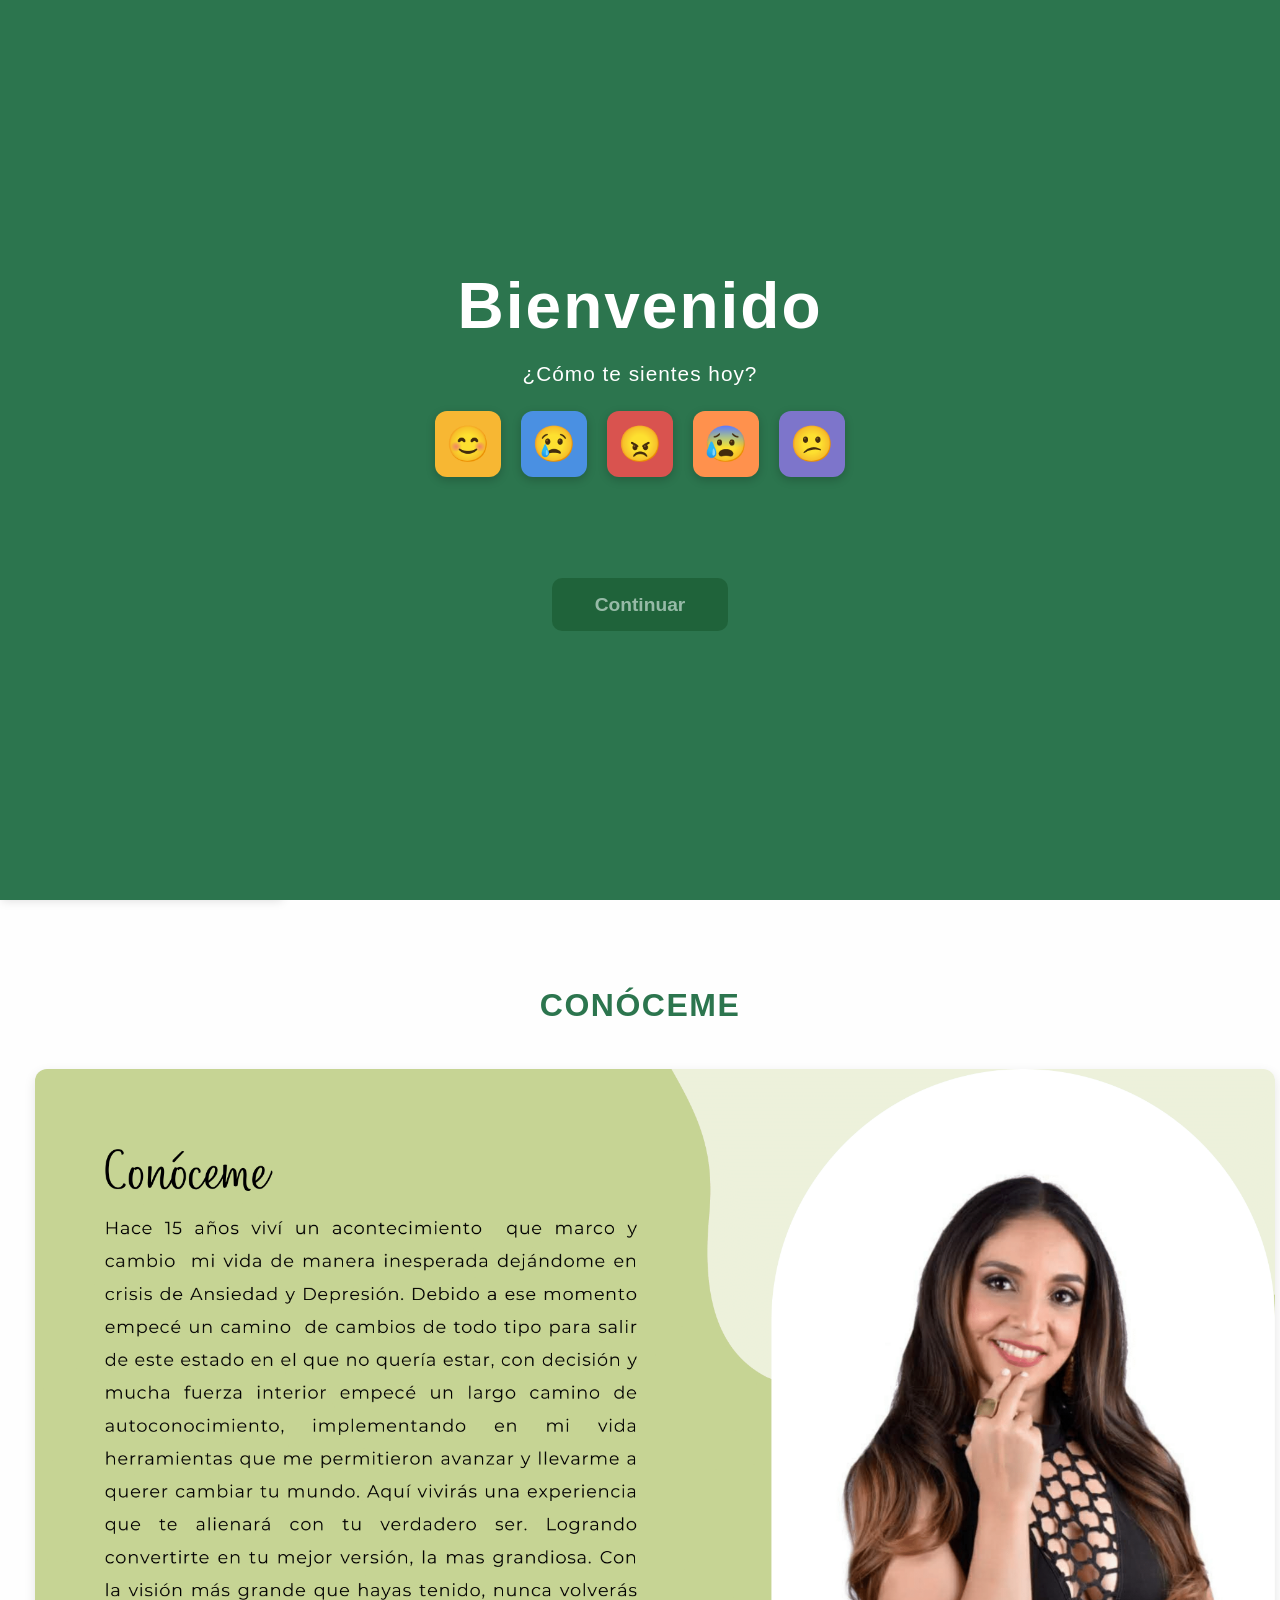
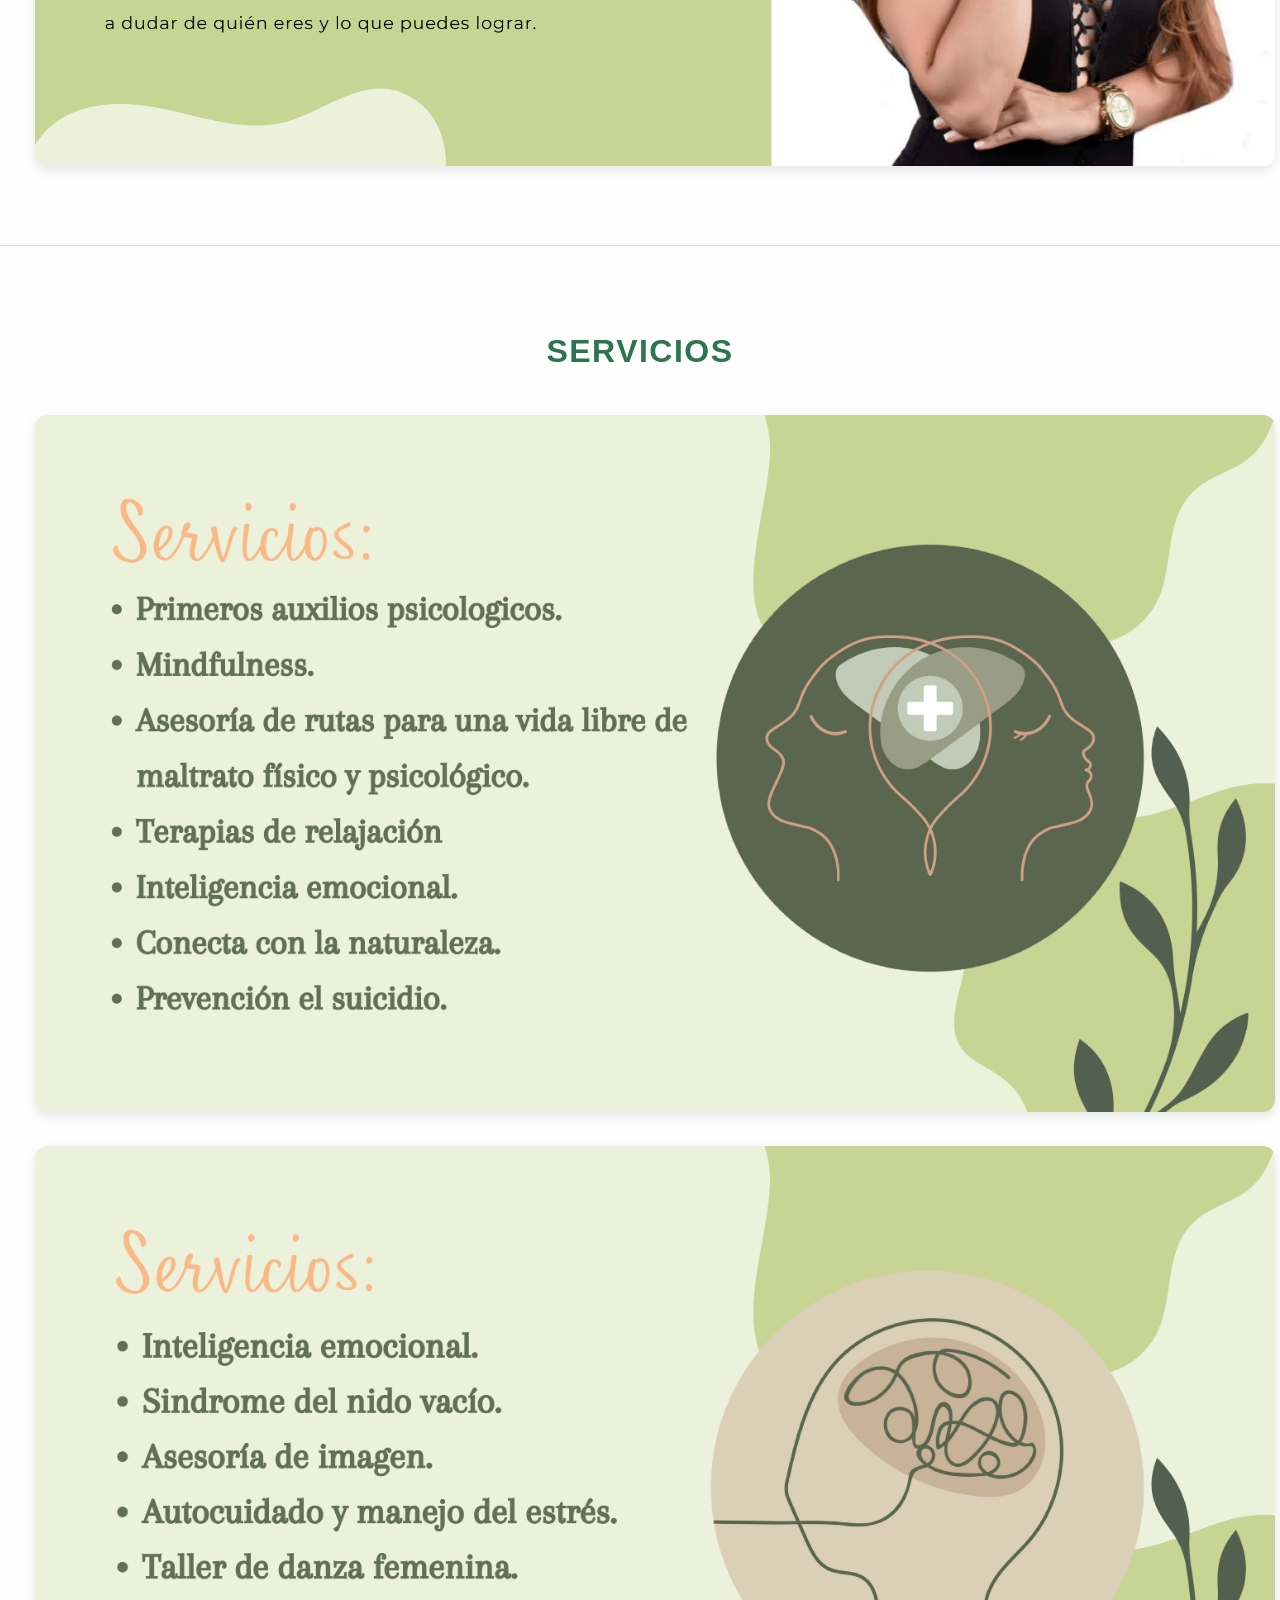
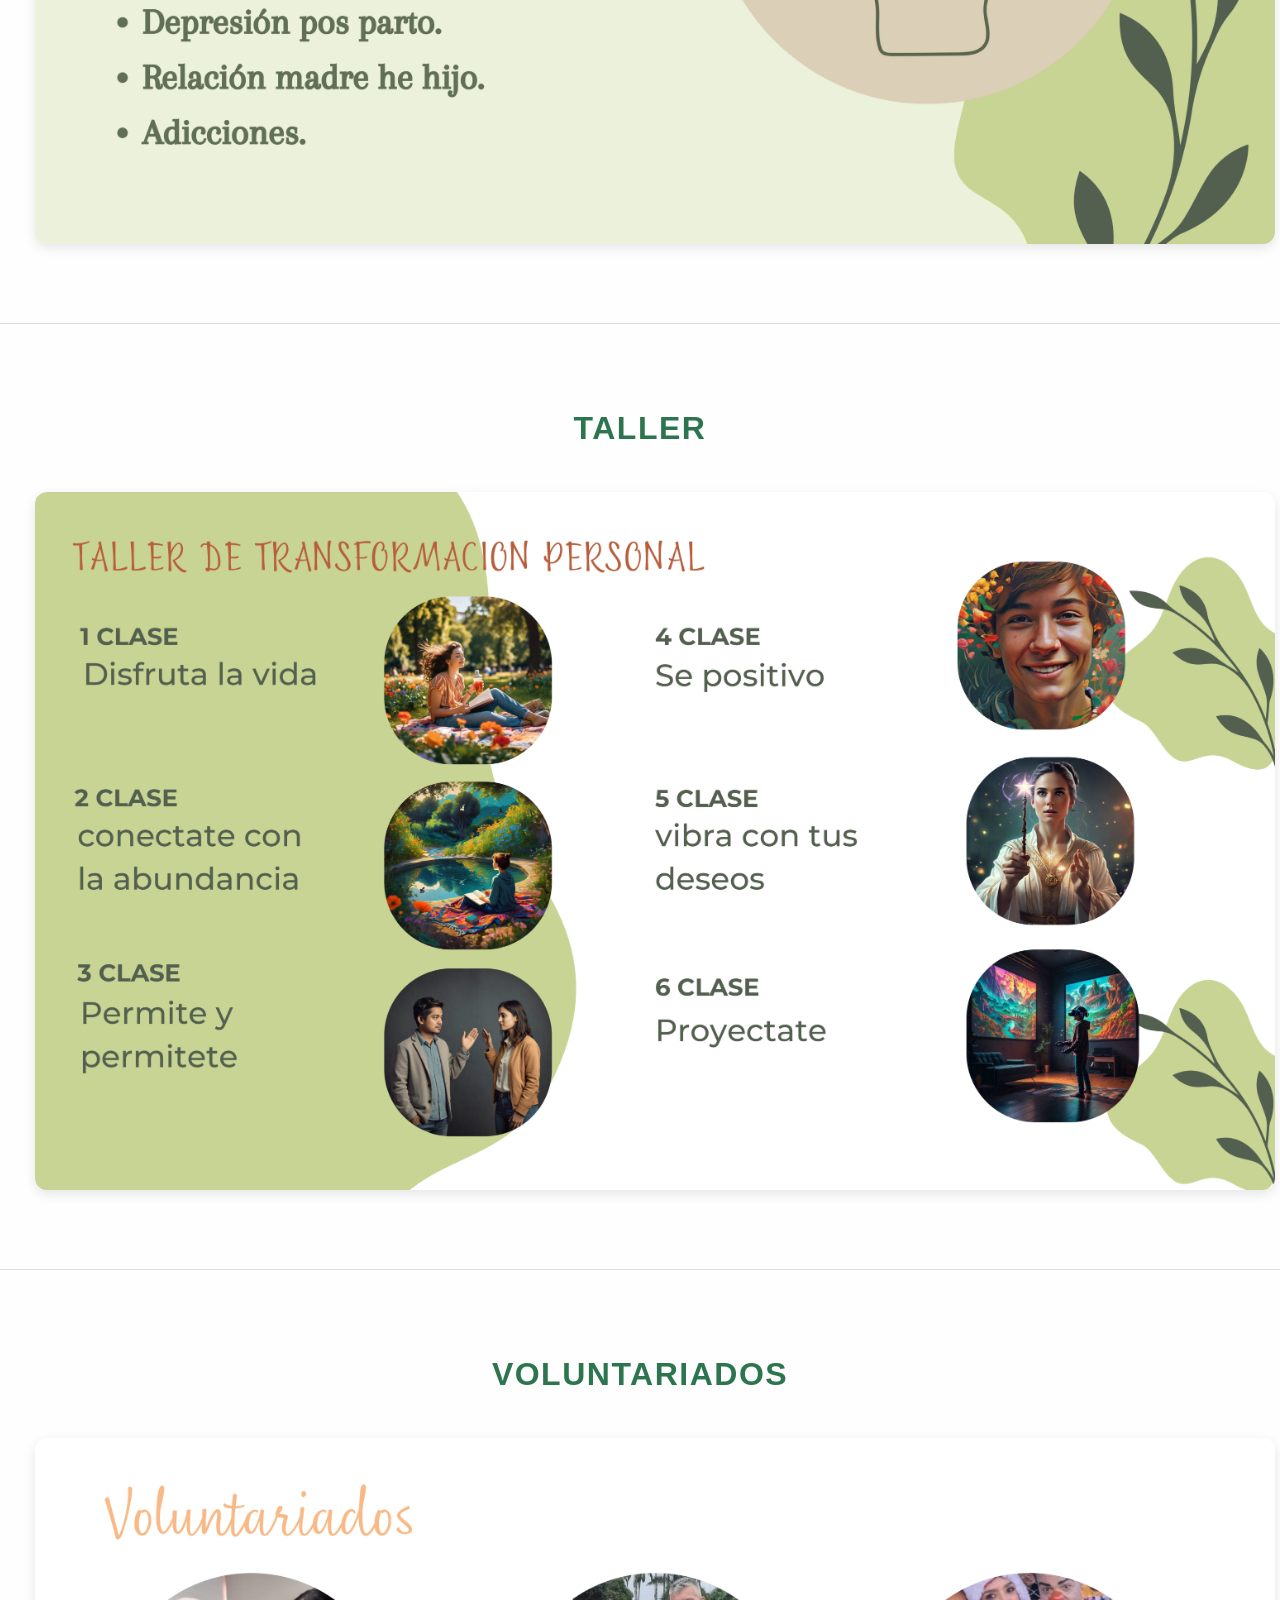
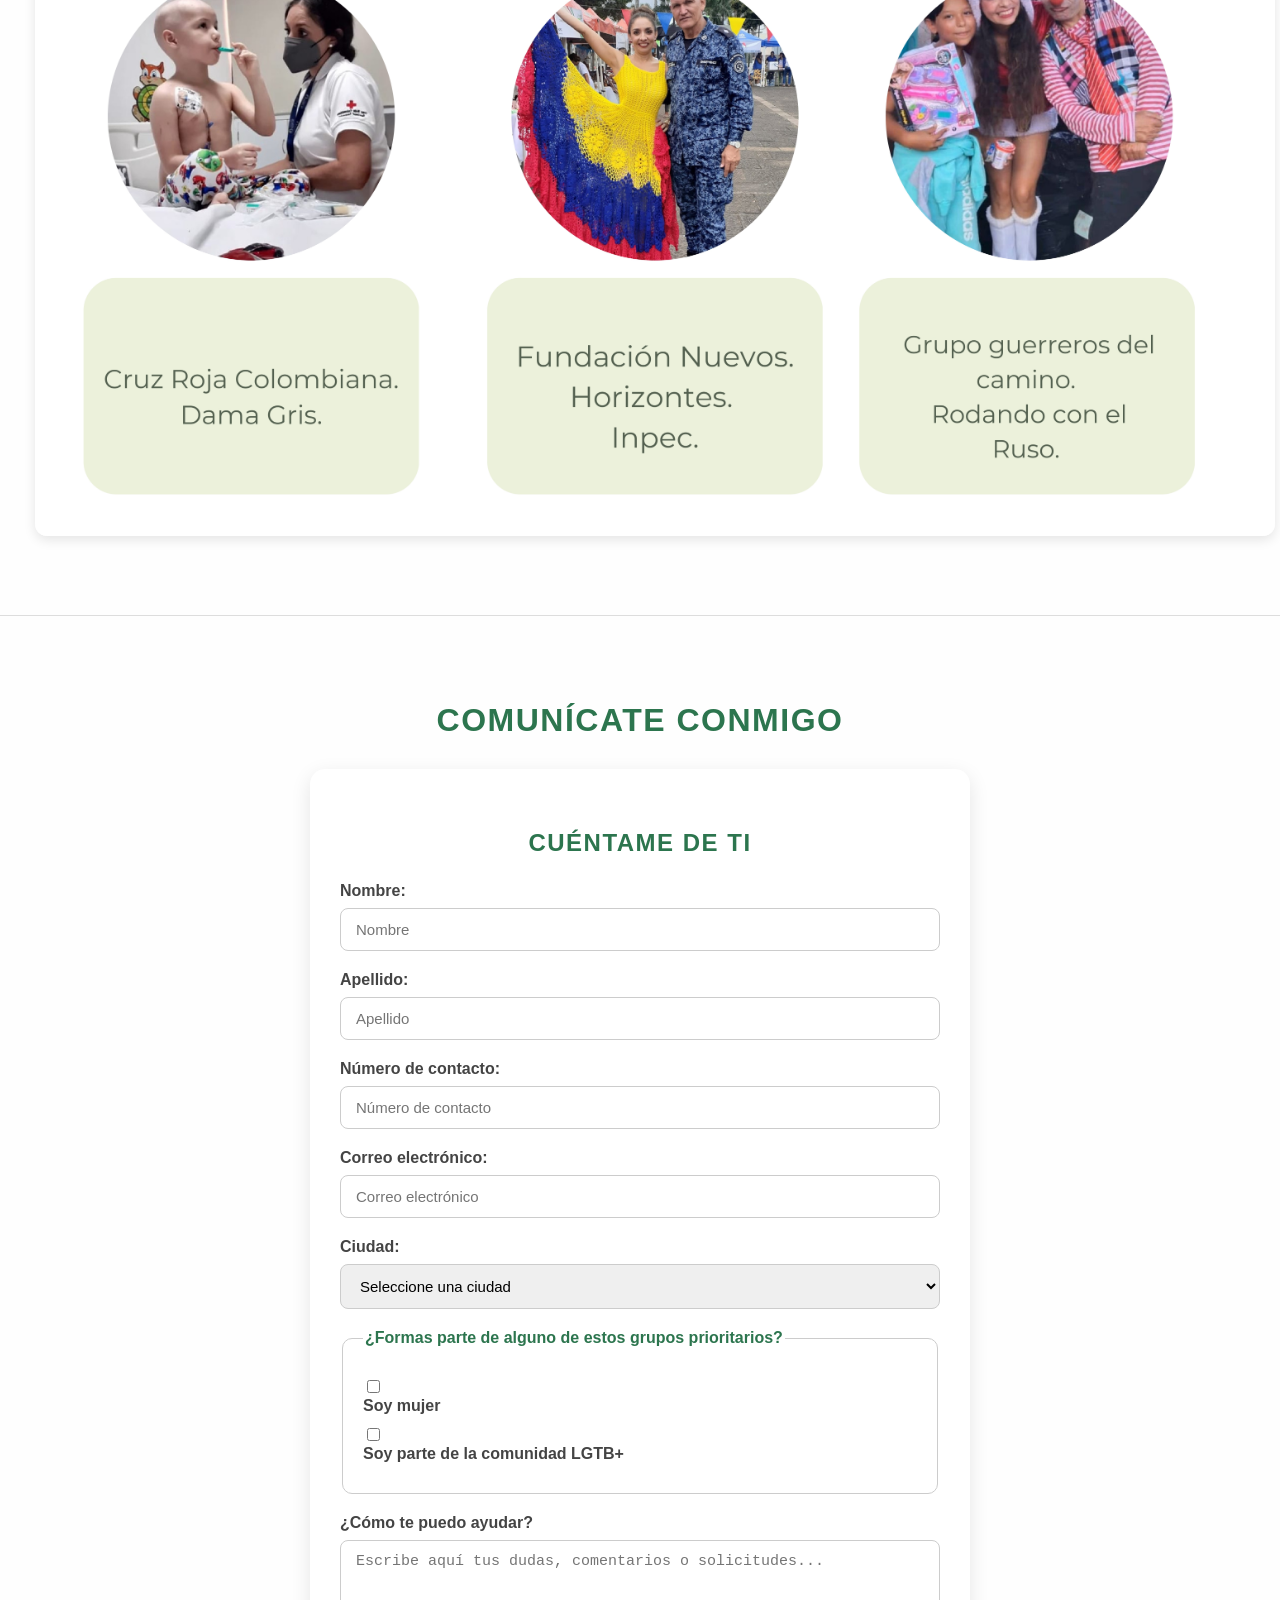
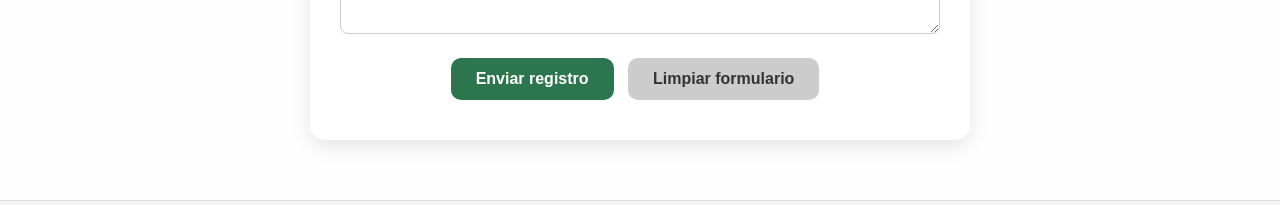
<file: index.html>
<!DOCTYPE html>
<html lang="es">
<head>
  <meta charset="UTF-8" />
  <meta name="viewport" content="width=device-width, initial-scale=1" />
  <title>Centro de Salud Mental</title>
  <link rel="icon" type="image/png" href="Recursos/icon mind.png" />
  <link rel="stylesheet" href="stylo.css" />
  <style>
    /* --- Estilos para pantalla bienvenida --- */
    #welcome-screen {
      background-color: #2c754e;
      color: white;
      height: 100vh;
      width: 100vw;
      position: fixed;
      top: 0; left: 0;
      display: flex;
      flex-direction: column;
      align-items: center;
      justify-content: center;
      z-index: 1000;
      font-family: 'Segoe UI', Tahoma, Geneva, Verdana, sans-serif;
      padding: 20px;
      box-sizing: border-box;
      text-align: center;
    }
    #welcome-screen h1 {
      font-size: 4rem;
      margin: 0 0 0.3em;
      font-weight: 700;
      letter-spacing: 2px;
    }
    #welcome-screen p {
      margin: 0 0 1.2em;
      font-size: 1.3rem;
      font-weight: 500;
      letter-spacing: 1px;
    }
    .emotion-bar {
      display: flex;
      gap: 20px;
      margin-bottom: 1.5em;
      justify-content: center;
      flex-wrap: wrap;
    }
    .color-box {
      cursor: pointer;
      width: 60px;
      height: 60px;
      border-radius: 12px;
      display: flex;
      align-items: center;
      justify-content: center;
      font-size: 2.2rem;
      box-shadow: 0 3px 10px rgba(0,0,0,0.2);
      transition: transform 0.3s ease, box-shadow 0.3s ease;
      border: 3px solid transparent;
      user-select: none;
    }
    .color-box:hover {
      transform: scale(1.1);
      box-shadow: 0 5px 20px rgba(0,0,0,0.4);
    }
    .color-box.selected {
      border-color: #f5f5f5;
      box-shadow: 0 0 15px 3px #fff;
      transform: scale(1.15);
    }
    #message {
      min-height: 2.5em;
      font-size: 1.3rem;
      font-style: italic;
      margin-bottom: 2em;
      max-width: 350px;
      line-height: 1.3;
      user-select: none;
    }
    #continue-btn {
      padding: 0.8em 2.2em;
      font-size: 1.2rem;
      border: none;
      border-radius: 10px;
      background-color: #1f4d35;
      color: white;
      cursor: pointer;
      transition: background-color 0.3s ease, opacity 0.3s ease;
      user-select: none;
      font-weight: 600;
      box-shadow: 0 4px 12px rgba(0,0,0,0.3);
    }
    #continue-btn:disabled {
      opacity: 0.5;
      cursor: default;
      background-color: #145227;
      box-shadow: none;
    }
  </style>
</head>
<body>

  <!-- Pantalla de bienvenida -->
  <div id="welcome-screen">
    <h1>Bienvenido</h1>
    <p>¿Cómo te sientes hoy?</p>

    <div class="emotion-bar">
      <div class="color-box" data-emotion="alegre" title="Alegre" style="background-color: #f7b733;">😊</div>
      <div class="color-box" data-emotion="triste" title="Triste" style="background-color: #4a90e2;">😢</div>
      <div class="color-box" data-emotion="molesto" title="Molesto" style="background-color: #d9534f;">😠</div>
      <div class="color-box" data-emotion="ansioso" title="Ansioso" style="background-color: #ff914d;">😰</div>
      <div class="color-box" data-emotion="perdido" title="Perdido" style="background-color: #7d75cb;">😕</div>
    </div>

    <p id="message"></p>

    <button id="continue-btn" disabled>Continuar</button>
  </div>

  <!-- Sidebar y contenido original -->
  <div class="sidebar">
    <h1 class="panel-title">CENTRO DE SALUD MENTAL</h1>

    <div class="butterfly">
      <img src="Recursos/left-wing.png" class="wing left" />
      <img src="Recursos/body.png" class="body" />
      <img src="Recursos/right-wing.png" class="wing right" />
    </div>

    <div class="fly-message" id="flyMessage"><i>¡Comienza tu viaje ahora!</i></div>

    <h1 class="name">Luz Tarazona</h1>
    <p class="subtitle">COACH DE VIDA</p>

    <img src="Recursos/foto de perfil.jpg" class="sidebar-image" />

    <nav class="nav-links">
      <a href="#conoceme">Conóceme</a>
      <a href="#servicios">Servicios</a>
      <a href="#taller">Taller</a>
      <a href="#voluntariados">Voluntariados</a>
      <a href="#contacto">Comunícate conmigo</a>
    </nav>
  </div>

<!-- Sección: Conóceme -->
<section id="conoceme">
  <h2>Conóceme</h2>
  <img src="Recursos/Material/Conoceme.png">
</section>

<!-- Sección: Servicios -->
<section id="servicios">
  <h2>Servicios</h2>
  <img src="Recursos/Material/Servicios 1.jpg">
  <img src="Recursos/Material/Servicios 2.jpg">
</section>

<!-- Sección: Taller -->
<section id="taller">
  <h2>Taller</h2>
  <img src="Recursos/Material/Talleres.jpg" alt="Taller">
</section>

<!-- Sección: Voluntariados -->
<section id="voluntariados">
  <h2>Voluntariados</h2>
  <img src="Recursos/Material/Voluntariado.jpg" alt="Voluntariado">
</section>

<!-- Sección: Comunícate conmigo -->
<section id="contacto">
  <h2>Comunícate conmigo</h2>
      <div class="container">
        <form action="#" method="post" class="formulario">
            <h2><b>Cuéntame de ti</b></h2>

            <label for="nombre">Nombre:</label>
            <input type="text" id="nombre" name="nombre" required placeholder="Nombre">

            <label for="apellido">Apellido:</label>
            <input type="text" id="apellido" name="apellido" required placeholder="Apellido">

            <label for="contacto">Número de contacto:</label>
            <input type="tel" id="contacto" name="contacto" required placeholder="Número de contacto" pattern="[0-9]{10}">

            <label for="correo">Correo electrónico:</label>
            <input type="email" id="correo" name="correo" required placeholder="Correo electrónico">

            <label for="ciudad">Ciudad:</label>
            <select id="ciudad" name="ciudad" onchange="mostrarOtraCiudad(this)" required>
                <option value="">Seleccione una ciudad</option>
                <option value="Bogotá">Bogotá</option>
                <option value="Medellín">Medellín</option>
                <option value="Cali">Cali</option>
                <option value="Barranquilla">Barranquilla</option>
                <option value="Cartagena">Cartagena</option>
                <option value="Bucaramanga">Bucaramanga</option>
                <option value="Cúcuta">Cúcuta</option>
                <option value="Pereira">Pereira</option>
                <option value="Manizales">Manizales</option>
                <option value="Santa Marta">Santa Marta</option>
                <option value="Otro">Otro</option>
            </select>

            <div id="otraCiudadBox">
                <label for="otraCiudad">Escriba su ciudad:</label>
                <input type="text" id="otraCiudad" name="otraCiudad" placeholder="Ciudad">
            </div>

            <!-- GRUPOS PRIORITARIOS -->
            <fieldset class="grupo-prioritario">
                <legend>¿Formas parte de alguno de estos grupos prioritarios?</legend>

                <div>
                    <input type="checkbox" id="mujer" name="grupo[]" value="Soy mujer">
                    <label for="mujer">Soy mujer</label>
                </div>

                <div>
                    <input type="checkbox" id="lgtb" name="grupo[]" value="Soy parte de la comunidad LGTB+">
                    <label for="lgtb">Soy parte de la comunidad LGTB+</label>
                </div>
            </fieldset>

            <label for="comentarios">¿Cómo te puedo ayudar?</label>
            <textarea id="comentarios" name="comentarios" rows="4" placeholder="Escribe aquí tus dudas, comentarios o solicitudes..."></textarea>

            <input type="submit" value="Enviar registro">
            <input type="reset" value="Limpiar formulario" class="btn-reset">
        </form>
    </div>
</section>

<script>
  // Código mariposa y mensaje volador
  const butterfly = document.querySelector('.butterfly');
  const flyMessage = document.getElementById('flyMessage');

  butterfly.addEventListener('click', () => {
    if (butterfly.classList.contains('flying')) return;

    const isHidden = window.getComputedStyle(butterfly).opacity === '0';

    if (isHidden) {
      butterfly.style.opacity = '1';
      flyMessage.classList.remove('visible');
    }

    butterfly.classList.add('flying');

    setTimeout(() => {
      flyMessage.classList.add('visible');
    }, 1200);

    setTimeout(() => {
      butterfly.style.opacity = '0';
      butterfly.classList.remove('flying');
    }, 2000);
  });

  flyMessage.addEventListener('click', () => {
    flyMessage.classList.remove('visible');
    butterfly.style.opacity = '1';
    butterfly.classList.remove('flying');
  });


function mostrarOtraCiudad(selectElement) {
  const otraCiudadBox = document.getElementById("otraCiudadBox");

  if (selectElement.value === "Otro") {
    otraCiudadBox.style.display = "block";
    document.getElementById("otraCiudad").setAttribute("required", "required");
  } else {
    otraCiudadBox.style.display = "none";
    document.getElementById("otraCiudad").removeAttribute("required");
  }
}

  // Código barra emociones con botón continuar
  document.addEventListener('DOMContentLoaded', () => {
    const items = document.querySelectorAll('.color-box');
    const message = document.getElementById('message');
    const continueBtn = document.getElementById('continue-btn');

    const emotions = {
      alegre: "¡Qué bueno verte alegre! Sigue así.",
      triste: "Está bien estar triste, aquí estoy para ti.",
      molesto: "Respira profundo, calma tu mente.",
      ansioso: "Toma un momento para relajarte y ordenar tus ideas.",
      perdido: "No estás solo, encontraremos el camino juntos."
    };

    let selectedEmotion = null;

    continueBtn.disabled = true;

    items.forEach(item => {
      item.addEventListener('click', () => {
        items.forEach(i => i.classList.remove('selected'));
        item.classList.add('selected');

        selectedEmotion = item.getAttribute('data-emotion');
        message.textContent = emotions[selectedEmotion];

        continueBtn.disabled = false;
      });
    });

    continueBtn.addEventListener('click', () => {
      if (!selectedEmotion) return;

      // Ocultar la pantalla de bienvenida sin alerta
      document.getElementById('welcome-screen').style.display = 'none';
    });
  });

   // Scroll suave para los enlaces del nav
  document.querySelectorAll('.nav-links a').forEach(link => {
    link.addEventListener('click', e => {
      e.preventDefault();
      const targetId = link.getAttribute('href').substring(1);
      const targetSection = document.getElementById(targetId);

      targetSection.scrollIntoView({ behavior: 'smooth' });
    });
  });

  // Resaltar el botón activo según la sección visible en scroll
  const sections = document.querySelectorAll('section');
  const navLinks = document.querySelectorAll('.nav-links a');

  window.addEventListener('scroll', () => {
    let current = '';
    const scrollY = window.pageYOffset;

    sections.forEach(section => {
      const sectionTop = section.offsetTop - 100; // margen para cabecera fija
      const sectionHeight = section.offsetHeight;

      if(scrollY >= sectionTop && scrollY < sectionTop + sectionHeight) {
        current = section.getAttribute('id');
      }
    });

    navLinks.forEach(link => {
      link.classList.remove('active');
      if(link.getAttribute('href') === '#' + current) {
        link.classList.add('active');
      }
    });
  });
</script>

</body>
</html>
</file>
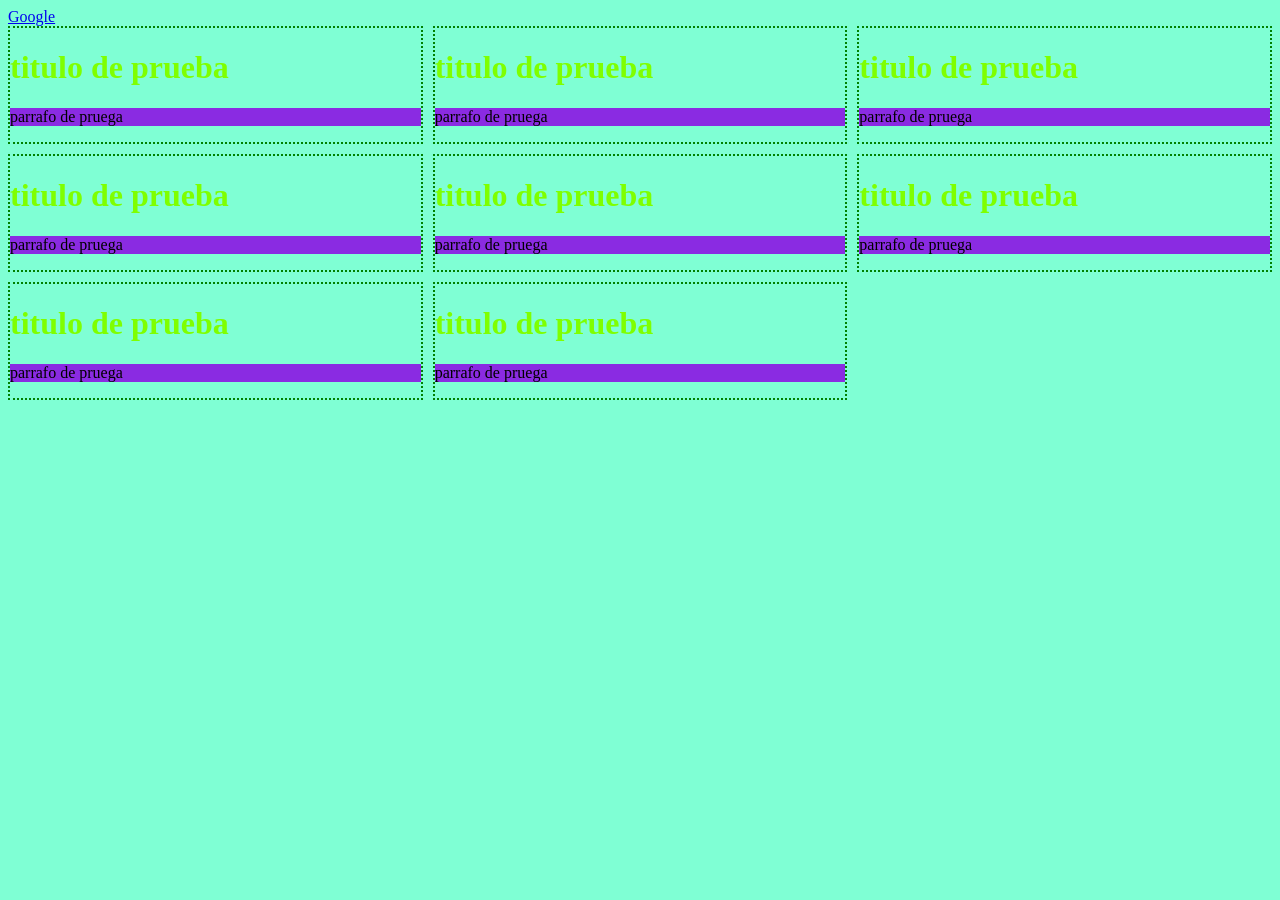
<file: productos.html>
<!DOCTYPE html>
<html lang="en">
<head>
    <meta charset="UTF-8">
    <meta name="viewport" content="width=device-width, initial-scale=1.0">
    <title>Document</title>
    <link rel="stylesheet" href="estilos.css">
</head>
<body>
    <a href="https://google.com">Google</a>
    <div class="grid-container">

        <div class="grid-item">
            <h1>titulo de prueba</h1>
            <p>parrafo de pruega</p>
        </div>
        <div class="grid-item">
            <h1>titulo de prueba</h1>
            <p>parrafo de pruega</p>
        </div>
        <div class="grid-item">
            <h1>titulo de prueba</h1>
            <p>parrafo de pruega</p>
        </div>
        <div class="grid-item">
            <h1>titulo de prueba</h1>
            <p>parrafo de pruega</p>
        </div>
        <div class="grid-item">
            <h1>titulo de prueba</h1>
            <p>parrafo de pruega</p>
        </div>
        <div class="grid-item">
            <h1>titulo de prueba</h1>
            <p>parrafo de pruega</p>
        </div>
        <div class="grid-item">
            <h1>titulo de prueba</h1>
            <p>parrafo de pruega</p>
        </div>
        <div class="grid-item">
            <h1>titulo de prueba</h1>
            <p>parrafo de pruega</p>
        </div>

    </div>
    
</body>
</html>
</file>
<file: stylo.css>
/* --- ESTILOS GENERALES --- */
body {
  margin: 0;
  font-family: 'Segoe UI', Tahoma, Geneva, Verdana, sans-serif;
  background: #f5f5f5;
  color: #444;
}

/* PANEL IZQUIERDO */
.sidebar {
  width: 280px;
  height: 100vh;
  background-color: #476a49; /* Verde elegante */
  backdrop-filter: blur(30px);
  box-shadow: 2px 0 10px rgba(0, 0, 0, 0.15);
  padding: 30px 20px;
  box-sizing: border-box;
  display: flex;
  flex-direction: column;
  align-items: center;
  position: relative; /* Para posicionar fly-message */
}

/* Título - Centro de Salud Mental */
.panel-title {
  font-size: 14px;
  font-weight: 600;
  color: #e4d6b7;
  margin-top: -20px;
  margin-bottom: 18px;
  text-align: center;
  letter-spacing: 1.2px;
  white-space: normal;
  overflow: visible;
  text-overflow: unset;
  text-transform: uppercase;
  width: 100%;
}

/* MARIPOSA */
.butterfly {
  position: relative;
  width: 120px;
  height: 120px;
  margin-bottom: 20px;
  opacity: 1;
}

.wing {
  position: absolute;
  top: 50%;
  width: 118px;
  transform: translateY(-42%);
  transition: transform 0.4s ease-in-out;
  z-index: 1;
}

.left {
  left: 0;
  transform-origin: right center;
}

.right {
  right: 0;
  transform-origin: left center;
}

.body {
  position: absolute;
  top: 50%;
  left: 50%;
  width: 250px;
  transform: translate(-50%, -50%);
  z-index: 2;
}

.butterfly:hover .left {
  transform: translateY(-50%) rotateZ(-12deg);
}

.butterfly:hover .right {
  transform: translateY(-50%) rotateZ(12deg);
}

/* Luz Tarazona */
.name {
  font-size: 22px;
  font-weight: 700;
  color: #fff8e7;
  margin: 10px 0 5px;
  text-align: center;
  letter-spacing: 2px;
}

/* Coach de Vida */
.subtitle {
  font-size: 14px;
  color: #dcd0b2;
  margin: 0 0 20px;
  text-align: center;
  letter-spacing: 1.5px;
  font-weight: 500;
  font-style: italic;
}

/* Imagen circular */
.sidebar-image {
  display: block;
  width: 180px;
  height: 180px;
  border-radius: 50%;
  object-fit: cover;
  box-shadow: 0 3px 10px rgba(0, 0, 0, 0.2);
  border: 4px solid #e4d6b7;
  margin-bottom: 20px;
}

/* NAVEGACIÓN - Botones elegantes */
.nav-links {
  width: 100%;
  display: flex;
  flex-direction: column;
  align-items: center;
  gap: 15px;
}

.nav-links a {
  width: 90%;
  background: rgba(255, 255, 255, 0.08);
  color: #fefefe;
  text-decoration: none;
  font-size: 15px;
  padding: 12px 20px;
  border-radius: 10px;
  font-weight: 600;
  text-align: center;
  box-shadow: 0 2px 5px rgba(0,0,0,0.1);
  border: 1px solid rgba(255, 255, 255, 0.2);
  transition: all 0.3s ease;
}

.nav-links a.active {
  background-color: #2c754e;
  color: #fff;
  box-shadow: 0 0 10px #2c754e;
  transform: scale(1.05);
  transition: all 0.3s ease;
}


.nav-links a:hover {
  background-color: rgba(255, 255, 255, 0.18);
  color: #ffffff;
  transform: scale(1.03);
}

.nav-links:hover a:not(:hover) {
  opacity: 0.5;
}

/* Animación mariposa */
@keyframes flyUp {
  0% {
    transform: translateY(0);
    opacity: 1;
  }
  100% {
    transform: translateY(-300px);
    opacity: 0;
  }
}

.butterfly.flying {
  animation: flyUp 2s forwards ease-in;
  pointer-events: none;
}

/* Mensaje que aparece tras el vuelo */
.fly-message {
  position: absolute;
  top: 65px; 
  left: 50%;
  transform: translateX(-50%);
  font-size: 22px;
  font-weight: 700;
  color: #e4d6b7;
  opacity: 0;
  pointer-events: none;
  transition: opacity 0.5s ease;
  user-select: none;
  z-index: 10;
  white-space: nowrap;
}

.fly-message.visible {
  opacity: 1;
  pointer-events: auto;
  cursor: pointer;
}

/* --- PANTALLA DE BIENVENIDA --- */
#welcome-screen {
  background-color: #2c754e;
  color: white;
  height: 100vh;
  width: 100vw;
  position: fixed;
  top: 0; left: 0;
  display: flex;
  flex-direction: column;
  align-items: center;
  justify-content: center;
  z-index: 1000;
  font-family: 'Segoe UI', Tahoma, Geneva, Verdana, sans-serif;
  padding: 20px;
  box-sizing: border-box;
  text-align: center;
}

#welcome-screen h1 {
  font-size: 4rem;
  margin: 0 0 0.3em;
  font-weight: 700;
  letter-spacing: 2px;
}

#welcome-screen p {
  margin: 0 0 1.2em;
  font-size: 1.3rem;
  font-weight: 500;
  letter-spacing: 1px;
}

.emotion-bar {
  display: flex;
  gap: 20px;
  margin-bottom: 1.5em;
  justify-content: center;
  flex-wrap: wrap;
}

.color-box {
  cursor: pointer;
  width: 60px;
  height: 60px;
  border-radius: 12px;
  display: flex;
  align-items: center;
  justify-content: center;
  font-size: 2.2rem;
  box-shadow: 0 3px 10px rgba(0,0,0,0.2);
  transition: transform 0.3s ease, box-shadow 0.3s ease;
  border: 3px solid transparent;
  user-select: none;
}

.color-box:hover {
  transform: scale(1.1);
  box-shadow: 0 5px 20px rgba(0,0,0,0.4);
}

.color-box.selected {
  border-color: #f5f5f5;
  box-shadow: 0 0 15px 3px #fff;
  transform: scale(1.15);
}

#message {
  min-height: 2.5em;
  font-size: 1.3rem;
  font-style: italic;
  margin-bottom: 2em;
  max-width: 350px;
  line-height: 1.3;
  user-select: none;
}

#continue-btn {
  padding: 0.8em 2.2em;
  font-size: 1.2rem;
  border: none;
  border-radius: 10px;
  background-color: #1f4d35;
  color: white;
  cursor: pointer;
  transition: background-color 0.3s ease, opacity 0.3s ease;
  user-select: none;
  font-weight: 600;
  box-shadow: 0 4px 12px rgba(0,0,0,0.3);
}

#continue-btn:disabled {
  opacity: 0.5;
  cursor: default;
  background-color: #145227;
  box-shadow: none;
}


/* --- ESTILOS PARA SECCIONES PRINCIPALES --- */
section {
  padding: 60px 20px;
  background-color: #fefefe;
  text-align: center;
  border-bottom: 1px solid #ddd;
}

section h2 {
  font-size: 2rem;
  color: #2c754e;
  margin-bottom: 30px;
  text-transform: uppercase;
  letter-spacing: 1.5px;
}

section img {
  max-width: 100%;
  height: auto;
  border-radius: 12px;
  box-shadow: 0 4px 12px rgba(0,0,0,0.1);
  margin: 15px;
}

/* --- FORMULARIO DE CONTACTO --- */
.container {
  max-width: 600px;
  margin: 0 auto;
  background-color: #ffffff;
  padding: 40px 30px;
  border-radius: 15px;
  box-shadow: 0 6px 20px rgba(0,0,0,0.1);
}

.formulario h2 {
  color: #2c754e;
  font-size: 24px;
  margin-bottom: 25px;
}

.formulario label {
  display: block;
  margin-bottom: 8px;
  font-weight: 600;
  color: #444;
  text-align: left;
}

.formulario input[type="text"],
.formulario input[type="tel"],
.formulario input[type="email"],
.formulario select,
.formulario textarea {
  width: 100%;
  padding: 12px 15px;
  border: 1px solid #ccc;
  border-radius: 8px;
  margin-bottom: 20px;
  font-size: 15px;
  box-sizing: border-box;
  transition: border-color 0.3s ease;
}

.formulario input:focus,
.formulario textarea:focus,
.formulario select:focus {
  border-color: #2c754e;
  outline: none;
}

#otraCiudadBox {
  display: none;
}

.grupo-prioritario {
  border: 1px solid #ccc;
  border-radius: 10px;
  padding: 20px;
  margin-bottom: 20px;
  text-align: left;
}

.grupo-prioritario legend {
  font-weight: 700;
  color: #2c754e;
  font-size: 16px;
  margin-bottom: 10px;
}

.grupo-prioritario div {
  margin-bottom: 10px;
}

input[type="submit"],
input[type="reset"] {
  padding: 12px 25px;
  font-size: 16px;
  border: none;
  border-radius: 10px;
  cursor: pointer;
  font-weight: bold;
  transition: background-color 0.3s ease;
  margin-right: 10px;
}

input[type="submit"] {
  background-color: #2c754e;
  color: white;
}

input[type="submit"]:hover {
  background-color: #245c3d;
}

.btn-reset {
  background-color: #ccc;
  color: #333;
}

.btn-reset:hover {
  background-color: #bbb;
}

/* --- RESPONSIVE --- */
@media (max-width: 768px) {
  .container {
    padding: 25px 20px;
  }

  section img {
    margin: 10px auto;
  }
}

#otraCiudadBox {
  display: none;
}
</file>
<file: estilos.css>
body {
    background-color: aquamarine;
}

p {
    background-color: blueviolet;
}

h1{
    color:chartreuse;
}

.principal{
    color: rgb(80, 255, 133);
    font-size: 20px;
    font-family: 'Segoe UI', Tahoma, Geneva, Verdana, sans-serif;
}

.secundario{
    color: blue;
}

#tituloprincipal{
    color:rgb(108, 54, 190);
}

#parrafo1{
    color: blue;
}

#parrafo2{
    color: greenyellow;
}

a:hover{
    color: red;
    background-color: blue;
}

.contenedor1{
    width: 300px;
    height: 150px;
    margin: 50px;
    padding: 20px;
    border: 2px solid red;
}

.contenedor2{
    width: 300px;
    height: 150px;
    margin: 50px;
    padding: 20px;
    border: 2px solid rgb(193, 0, 0);
    background-color: green;
}

.contenedor3{
    width: 300px;
    height: 150px;
    margin: 50px;
    padding: 20px;
    border: 2px solid red;
}

.contenedor{
    display: flex;
    justify-content: space-around;
}

.grid-container{
    display: grid;
    grid-template-columns: auto auto auto;
    gap: 10px;
}

.grid-item{
    background-color: aquamarine;
    border: 2px dotted green;
}
</file>
